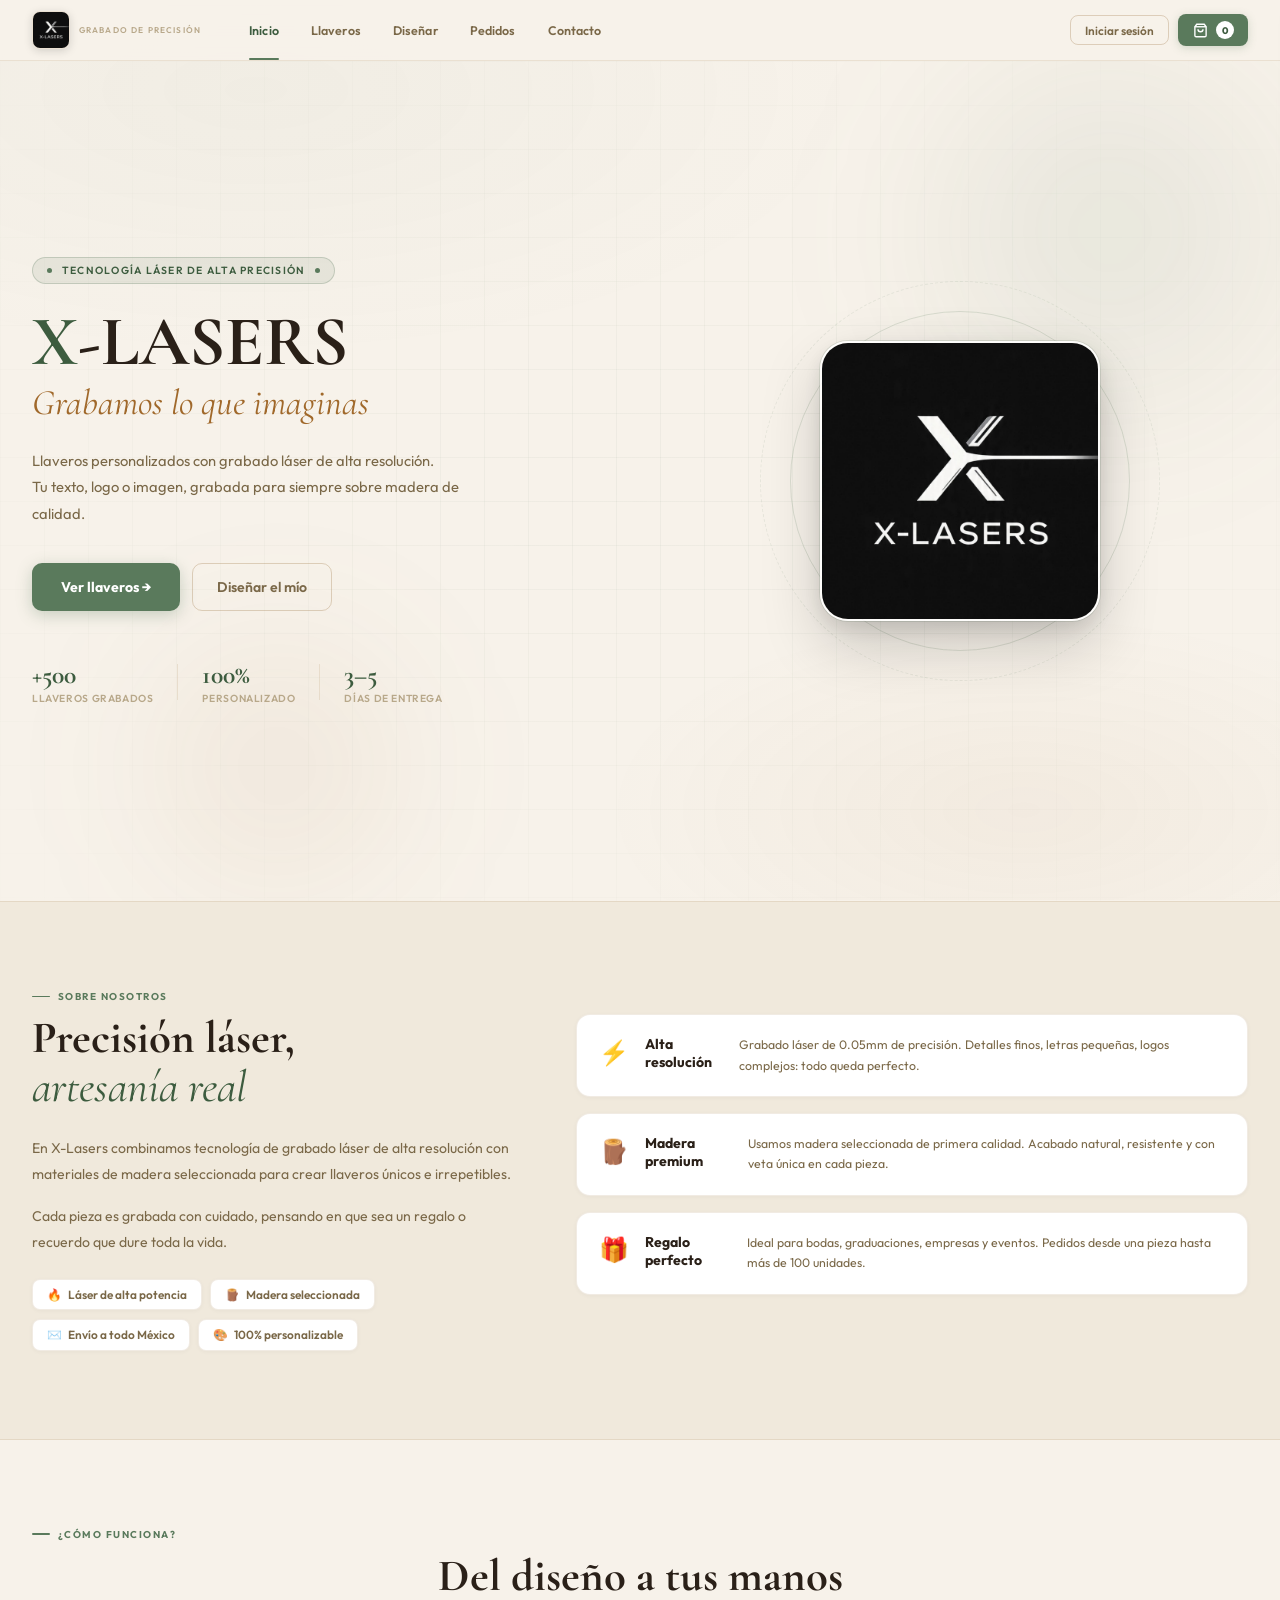
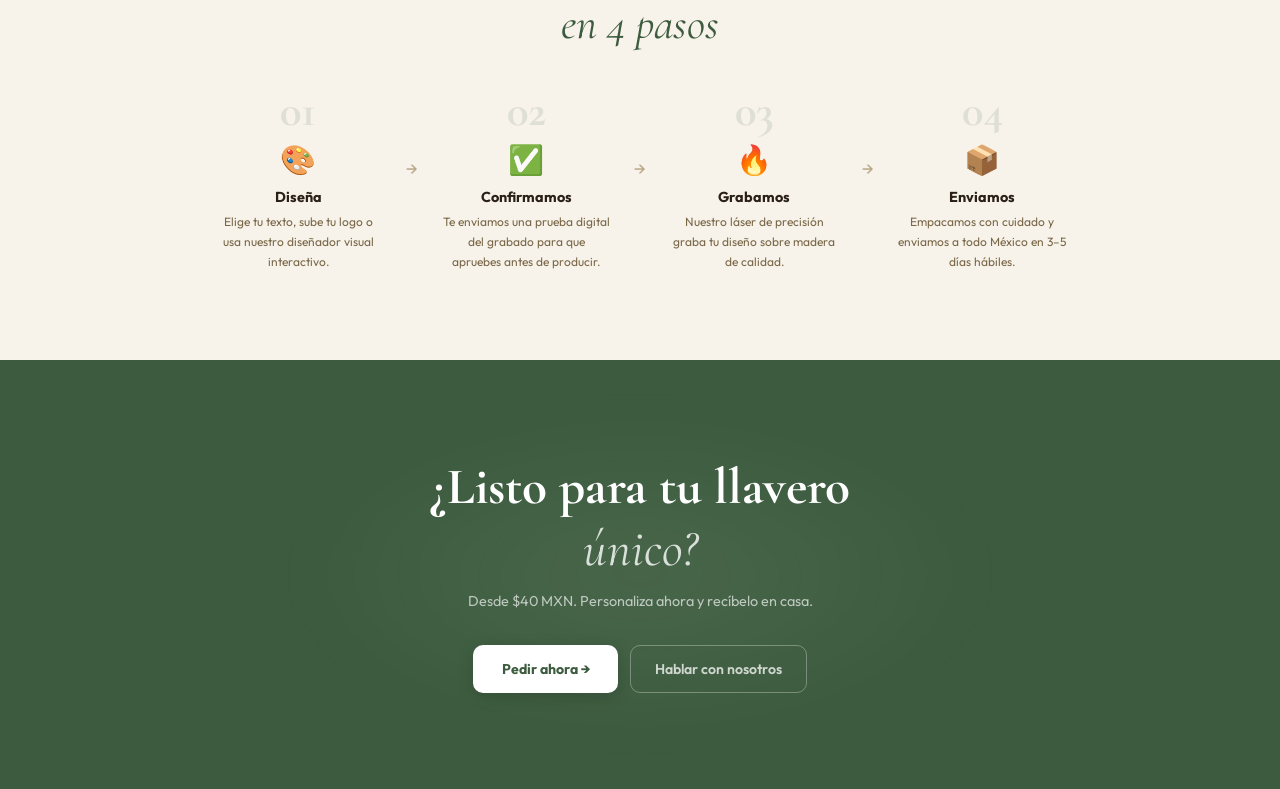
<file: index.html>
<!DOCTYPE html>
<html lang="es">
<head>
<meta charset="UTF-8">
<meta name="viewport" content="width=device-width, initial-scale=1.0">
<title>X-Lasers — Llaveros Grabados con Precisión</title>
<link href="https://fonts.googleapis.com/css2?family=Cormorant+Garamond:ital,wght@0,400;0,600;0,700;1,400;1,600&family=Outfit:wght@300;400;500;600;700&display=swap" rel="stylesheet">
<link rel="stylesheet" href="styles.css">
</head>
<body>

<!-- ══════ LOGIN MODAL ══════ -->
<div id="loginModal" onclick="if(event.target===this)hideLogin()">
  <div class="lcard">
    <div class="lcard-top">
      <img src="logo.jpeg" class="logo-modal" alt="X-Lasers">
      <p>Accede a tu cuenta</p>
    </div>
    <div class="ltabs">
      <button class="ltab on" onclick="switchTab('in')">Iniciar sesión</button>
      <button class="ltab" onclick="switchTab('up')">Registrarse</button>
    </div>
    <div class="lbody">
      <div class="lpanel on" id="panelIn">
        <div class="lfield"><label>Correo</label><input type="email" id="li-email" placeholder="correo@email.com"></div>
        <div class="lfield"><label>Contraseña</label><input type="password" id="li-pass" placeholder="••••••••" onkeydown="if(event.key==='Enter')doLogin()"></div>
        <div class="lerr" id="li-err">Correo o contraseña incorrectos.</div>
        <button class="lbtn" onclick="doLogin()">Entrar →</button>
        <div class="ldiv">cuentas demo</div>
        <div class="demos">
          <div class="demo-title">Usuarios de prueba</div>
          <div class="demo-row"><span><strong>admin@xlasers.mx</strong> / <strong>laser123</strong></span><button class="dfill" onclick="fillDemo('admin@xlasers.mx','laser123')">Usar</button></div>
          <div class="demo-row"><span><strong>user@xlasers.mx</strong> / <strong>madera456</strong></span><button class="dfill" onclick="fillDemo('user@xlasers.mx','madera456')">Usar</button></div>
        </div>
      </div>
      <div class="lpanel" id="panelUp">
        <div class="lfield"><label>Nombre</label><input type="text" id="up-name" placeholder="Tu nombre"></div>
        <div class="lfield"><label>Correo</label><input type="email" id="up-email" placeholder="correo@email.com"></div>
        <div class="lfield"><label>Contraseña</label><input type="password" id="up-pass" placeholder="Mínimo 6 caracteres"></div>
        <div class="lfield"><label>Confirmar contraseña</label><input type="password" id="up-pass2" placeholder="Repite la contraseña" onkeydown="if(event.key==='Enter')doRegister()"></div>
        <div class="lerr" id="up-err">Error al registrarse.</div>
        <button class="lbtn" onclick="doRegister()">Crear cuenta →</button>
      </div>
    </div>
  </div>
</div>

<!-- ══════ NAV ══════ -->
<nav id="mainNav">
  <div class="nav-inner">
    <a class="logo" href="#" onclick="goTo('home');return false">
      <img src="logo.jpeg" class="logo-img" alt="X-Lasers">
      <span class="logo-tagline">Grabado de precisión</span>
    </a>
    <div class="nav-tabs">
      <button class="ntab active" data-p="home"     onclick="goTo('home')">Inicio</button>
      <button class="ntab"        data-p="shop"     onclick="goTo('shop')">Llaveros</button>
      <button class="ntab"        data-p="designer" onclick="goTo('designer')">Diseñar</button>
      <button class="ntab"        data-p="orders"   onclick="goTo('orders')">Pedidos</button>
      <button class="ntab"        data-p="contact"  onclick="goTo('contact')">Contacto</button>
    </div>
    <div class="nav-right">
      <button id="loginBtnNav" class="login-btn-nav" onclick="showLogin()">Iniciar sesión</button>
      <div id="userChip" class="user-chip" onclick="doLogout()" title="Cerrar sesión">
        <div class="uavatar" id="uavatar">U</div>
        <span id="uname">Usuario</span>
        <span class="chip-x">✕</span>
      </div>
      <button class="cart-nav-btn" onclick="toggleCart()">
        <svg width="15" height="15" viewBox="0 0 24 24" fill="none" stroke="currentColor" stroke-width="2.2"><path d="M6 2L3 6v14a2 2 0 002 2h14a2 2 0 002-2V6l-3-4z"/><line x1="3" y1="6" x2="21" y2="6"/><path d="M16 10a4 4 0 01-8 0"/></svg>
        <span id="cartCount">0</span>
      </button>
    </div>
  </div>
</nav>


<!-- ════════════════════ PÁGINA: HOME ════════════════════ -->
<div class="page active" id="page-home">

  <!-- HERO -->
  <section class="hero">
    <div class="hero-bg">
      <div class="hero-grid"></div>
      <div class="hero-glow g1"></div>
      <div class="hero-glow g2"></div>
      <div class="laser-line ll1"></div>
      <div class="laser-line ll2"></div>
      <div class="laser-line ll3"></div>
    </div>
    <div class="hero-inner">
      <div class="hero-eyebrow">
        <span class="eb-dot"></span>
        Tecnología láser de alta precisión
        <span class="eb-dot"></span>
      </div>
      <h1 class="hero-title">
        <span class="ht-x">X</span><span class="ht-rest">-LASERS</span>
        <br>
        <em class="ht-sub">Grabamos lo que imaginas</em>
      </h1>
      <p class="hero-desc">
        Llaveros personalizados con grabado láser de alta resolución.<br>
        Tu texto, logo o imagen, grabada para siempre sobre madera de calidad.
      </p>
      <div class="hero-actions">
        <button class="btn-hero-main" onclick="goTo('shop')">Ver llaveros →</button>
        <button class="btn-hero-sec" onclick="goTo('designer')">Diseñar el mío</button>
      </div>
      <div class="hero-stats">
        <div class="hstat"><span class="hstat-n">+500</span><span class="hstat-l">Llaveros grabados</span></div>
        <div class="hstat-div"></div>
        <div class="hstat"><span class="hstat-n">100%</span><span class="hstat-l">Personalizado</span></div>
        <div class="hstat-div"></div>
        <div class="hstat"><span class="hstat-n">3–5</span><span class="hstat-l">Días de entrega</span></div>
      </div>
    </div>
    <div class="hero-visual">
      <div class="hero-logo-showcase">
        <div class="hlc-ring hlc-ring1"></div>
        <div class="hlc-ring hlc-ring2"></div>
        <div class="hlc-glow"></div>
        <img src="logo.jpeg" class="hero-logo-img" alt="X-Lasers Logo">
        <div class="hlc-laser-line"></div>
      </div>
    </div>
  </section>

  <!-- ABOUT / EMPRESA -->
  <section class="about-section">
    <div class="section-inner">
      <div class="section-label">Sobre nosotros</div>
      <div class="about-grid">
        <div class="about-text">
          <h2 class="section-title">Precisión láser,<br><em>artesanía real</em></h2>
          <p>En X-Lasers combinamos tecnología de grabado láser de alta resolución con materiales de madera seleccionada para crear llaveros únicos e irrepetibles.</p>
          <p>Cada pieza es grabada con cuidado, pensando en que sea un regalo o recuerdo que dure toda la vida.</p>
          <div class="about-badges">
            <div class="abadge"><span>🔥</span> Láser de alta potencia</div>
            <div class="abadge"><span>🪵</span> Madera seleccionada</div>
            <div class="abadge"><span>✉️</span> Envío a todo México</div>
            <div class="abadge"><span>🎨</span> 100% personalizable</div>
          </div>
        </div>
        <div class="about-features">
          <div class="feat-card">
            <div class="feat-icon">⚡</div>
            <h3>Alta resolución</h3>
            <p>Grabado láser de 0.05mm de precisión. Detalles finos, letras pequeñas, logos complejos: todo queda perfecto.</p>
          </div>
          <div class="feat-card">
            <div class="feat-icon">🪵</div>
            <h3>Madera premium</h3>
            <p>Usamos madera seleccionada de primera calidad. Acabado natural, resistente y con veta única en cada pieza.</p>
          </div>
          <div class="feat-card">
            <div class="feat-icon">🎁</div>
            <h3>Regalo perfecto</h3>
            <p>Ideal para bodas, graduaciones, empresas y eventos. Pedidos desde una pieza hasta más de 100 unidades.</p>
          </div>
        </div>
      </div>
    </div>
  </section>

  <!-- PROCESO -->
  <section class="process-section">
    <div class="section-inner">
      <div class="section-label">¿Cómo funciona?</div>
      <h2 class="section-title centered">Del diseño a tus manos<br><em>en 4 pasos</em></h2>
      <div class="process-steps">
        <div class="pstep">
          <div class="pstep-num">01</div>
          <div class="pstep-ico">🎨</div>
          <h3>Diseña</h3>
          <p>Elige tu texto, sube tu logo o usa nuestro diseñador visual interactivo.</p>
        </div>
        <div class="pstep-arrow">→</div>
        <div class="pstep">
          <div class="pstep-num">02</div>
          <div class="pstep-ico">✅</div>
          <h3>Confirmamos</h3>
          <p>Te enviamos una prueba digital del grabado para que apruebes antes de producir.</p>
        </div>
        <div class="pstep-arrow">→</div>
        <div class="pstep">
          <div class="pstep-num">03</div>
          <div class="pstep-ico">🔥</div>
          <h3>Grabamos</h3>
          <p>Nuestro láser de precisión graba tu diseño sobre madera de calidad.</p>
        </div>
        <div class="pstep-arrow">→</div>
        <div class="pstep">
          <div class="pstep-num">04</div>
          <div class="pstep-ico">📦</div>
          <h3>Enviamos</h3>
          <p>Empacamos con cuidado y enviamos a todo México en 3–5 días hábiles.</p>
        </div>
      </div>
    </div>
  </section>

  <!-- CTA -->
  <section class="cta-section">
    <div class="cta-glow"></div>
    <div class="section-inner cta-inner">
      <h2>¿Listo para tu llavero<br><em>único?</em></h2>
      <p>Desde $40 MXN. Personaliza ahora y recíbelo en casa.</p>
      <div class="cta-actions">
        <button class="btn-hero-main" onclick="goTo('shop')">Pedir ahora →</button>
        <button class="btn-hero-sec" onclick="goTo('contact')">Hablar con nosotros</button>
      </div>
    </div>
  </section>

</div>


<!-- ════════════════════ PÁGINA: TIENDA ════════════════════ -->
<div class="page" id="page-shop">
  <div class="page-wrap">
    <div class="shop-header">
      <div>
        <div class="section-label">Catálogo</div>
        <h2 class="section-title">Llaveros<br><em>personalizados</em></h2>
        <p class="shop-desc">Grabado láser sobre madera premium. Tu diseño, para siempre.</p>
      </div>
      <div class="search-wrap">
        <svg xmlns="http://www.w3.org/2000/svg" fill="none" viewBox="0 0 24 24" stroke="currentColor">
          <path stroke-linecap="round" stroke-linejoin="round" stroke-width="2" d="M21 21l-4.35-4.35M17 11A6 6 0 1 1 5 11a6 6 0 0 1 12 0z"/>
        </svg>
        <input type="text" id="searchInput" placeholder="Buscar…" onkeyup="doSearch()">
      </div>
    </div>
    <div class="products-grid" id="productGrid"></div>
  </div>
</div>


<!-- ════════════════════ PÁGINA: DISEÑADOR ════════════════════ -->
<div class="page" id="page-designer">
  <div class="page-wrap">
    <div class="section-label">Herramienta</div>
    <h2 class="section-title" style="margin-bottom:.35rem">Diseñador <em>visual</em></h2>
    <p style="color:var(--muted);font-size:.85rem;margin-bottom:2rem;max-width:520px">Posiciona texto e imágenes sobre el llavero. Arrastra cada elemento libremente.</p>

    <div class="designer-layout">
      <div class="canvas-panel">
        <div class="canvas-toolbar">
          <button class="tb" onclick="addText()">＋ Texto</button>
          <div class="tsep"></div>
          <button class="tb" onclick="mv(-1,0)">←</button>
          <button class="tb" onclick="mv(0,-1)">↑</button>
          <button class="tb" onclick="mv(0,1)">↓</button>
          <button class="tb" onclick="mv(1,0)">→</button>
          <div class="tsep"></div>
          <button class="tb" onclick="bringFwd()">▲</button>
          <button class="tb" onclick="sendBack()">▼</button>
          <div class="tsep"></div>
          <button class="tb" onclick="delSel()">🗑 Borrar</button>
          <button class="tb red" onclick="clearCanvas()">✕ Limpiar</button>
        </div>
        <div class="canvas-body">
          <canvas id="designCanvas" width="500" height="320"></canvas>
        </div>
      </div>

      <div class="ctrl-panel">
        <div class="ctrl-sec">
          <div class="clabel">✍️ Texto</div>
          <input class="cinput" id="d-text" type="text" placeholder="Escribe tu texto…" maxlength="80" oninput="updateText()">
          <select class="cselect" id="d-font" onchange="updateFont()">
            <option value="Georgia, serif">Clásica (Serif)</option>
            <option value="Arial, sans-serif">Moderna (Sans)</option>
            <option value="'Courier New', monospace">Monoespaciada</option>
            <option value="cursive">Cursiva</option>
            <option value="fantasy">Decorativa</option>
          </select>
          <div class="slider-row">
            <span class="sl-lbl">Tamaño</span>
            <input class="cslider" id="d-size" type="range" min="10" max="96" value="28" oninput="updateSize()">
            <span class="slider-val" id="d-size-lbl">28px</span>
          </div>
        </div>

        <div class="ctrl-sec">
          <div class="clabel">🎨 Color del grabado</div>
          <div class="swatches">
            <div class="swatch on"  style="background:#f2dfc0" data-c="#f2dfc0" onclick="setColor(this)"></div>
            <div class="swatch"     style="background:#ffffff" data-c="#ffffff" onclick="setColor(this)"></div>
            <div class="swatch"     style="background:#c87941" data-c="#c87941" onclick="setColor(this)"></div>
            <div class="swatch"     style="background:#f0c060" data-c="#f0c060" onclick="setColor(this)"></div>
            <div class="swatch"     style="background:#ff8c00" data-c="#ff8c00" onclick="setColor(this)"></div>
            <div class="swatch"     style="background:#6fcf97" data-c="#6fcf97" onclick="setColor(this)"></div>
            <div class="swatch"     style="background:#f87171" data-c="#f87171" onclick="setColor(this)"></div>
            <div class="swatch-custom" title="Color personalizado">
              <input type="color" id="d-color-custom" value="#f2dfc0" oninput="setColorDirect(this.value)">
            </div>
          </div>
        </div>

        <div class="ctrl-sec">
          <div class="clabel">🖼️ Imagen / Logo</div>
          <div class="upload-zone" id="uploadZone">
            <input type="file" accept="image/*" id="imgFile" onchange="loadImage(event)">
            <span class="uz-icon">⬆️</span>
            <p class="uz-txt">Haz clic o arrastra tu imagen<br><span class="uz-sub">PNG · JPG · SVG · WEBP</span></p>
          </div>
          <div id="imgControls" style="margin-top:0.65rem;">
            <div class="clabel" style="margin-bottom:0.4rem;">↔️ Tamaño</div>
            <div class="slider-row">
              <input class="cslider" id="img-scale" type="range" min="10" max="300" value="100" oninput="updateImgScale()">
              <span class="slider-val" id="img-scale-lbl">100%</span>
            </div>
            <div class="clabel" style="margin-top:0.5rem;margin-bottom:0.4rem;">💧 Opacidad</div>
            <div class="slider-row">
              <input class="cslider" id="img-opacity" type="range" min="10" max="100" value="88" oninput="updateImgOpacity()">
              <span class="slider-val" id="img-opacity-lbl">88%</span>
            </div>
          </div>
        </div>

        <div class="d-actions">
          <button class="btn-primary" onclick="addDesignToCart()">+ Agregar al carrito →</button>
          <button class="btn-sec" onclick="downloadPreview()">⬇ Descargar vista previa</button>
        </div>
      </div>
    </div>
  </div>
</div>


<!-- ════════════════════ PÁGINA: PEDIDOS ════════════════════ -->
<div class="page" id="page-orders">
  <div class="page-wrap">
    <div class="section-label">Personalizado</div>
    <h2 class="section-title" style="margin-bottom:.35rem">Pedido <em>a medida</em></h2>
    <p style="color:var(--muted);font-size:.85rem;margin-bottom:2rem;max-width:520px">Cuéntanos lo que necesitas y te enviamos diseño y cotización en 24 h.</p>

    <div class="steps">
      <div class="step"><div class="snum">1</div><div class="stitle">Rellena el formulario</div><div class="ssub">Producto y texto</div></div>
      <div class="step"><div class="snum">2</div><div class="stitle">Confirmamos diseño</div><div class="ssub">Te enviamos prueba</div></div>
      <div class="step"><div class="snum">3</div><div class="stitle">Grabamos</div><div class="ssub">Precisión láser</div></div>
      <div class="step"><div class="snum">4</div><div class="stitle">¡Listo!</div><div class="ssub">Envío a domicilio</div></div>
    </div>

    <div class="form-card">
      <div class="form-card-hd">
        <div class="fhd-icon">✏️</div>
        <div><h3>Formulario de pedido</h3><p>Campos con * son obligatorios</p></div>
      </div>
      <div class="form-body">
        <div class="frow">
          <div class="ffield"><label>Nombre *</label><input type="text" id="or-name" placeholder="Tu nombre completo"></div>
          <div class="ffield"><label>Correo *</label><input type="email" id="or-email" placeholder="tu@correo.com"></div>
        </div>
        <div class="frow">
          <div class="ffield">
            <label>Producto *</label>
            <select id="or-product">
              <option value="">Selecciona</option>
              <option>Llavero de madera personalizado</option>
              <option>Pack 5 llaveros</option>
              <option>Pack 10 llaveros</option>
              <option>Pedido mayoreo (+20 piezas)</option>
            </select>
          </div>
          <div class="ffield">
            <label>Cantidad *</label>
            <select id="or-qty">
              <option value="">Cantidad</option>
              <option>1 pieza</option><option>2–5 piezas</option>
              <option>6–10 piezas</option><option>11–20 piezas</option>
              <option>Más de 20 piezas</option>
            </select>
          </div>
        </div>
        <div class="ffield">
          <label>Texto a grabar *</label>
          <input type="text" id="or-text" placeholder="Ej: «Para siempre juntos — Ana & Luis»" maxlength="60" oninput="updateOrderPreview()">
        </div>
        <div class="preview-live">
          <div class="prev-ico">🪵</div>
          <div>
            <div class="prev-lbl">Vista previa del grabado</div>
            <div class="prev-txt" id="pr-txt">Tu texto aparecerá aquí…</div>
            <div class="prev-sub" id="pr-sub">Llavero de madera personalizado</div>
          </div>
        </div>
        <div class="ffield">
          <label>Notas adicionales</label>
          <textarea id="or-notes" placeholder="Fuente, imagen de referencia, fecha límite…"></textarea>
        </div>
        <div class="frow">
          <div class="ffield"><label>WhatsApp / Teléfono</label><input type="tel" id="or-phone" placeholder="+52 (55) 0000-0000"></div>
          <div class="ffield">
            <label>¿Cómo nos encontraste?</label>
            <select id="or-source">
              <option value="">Selecciona</option>
              <option>Instagram</option><option>Facebook</option>
              <option>Recomendación</option><option>Google</option><option>Otro</option>
            </select>
          </div>
        </div>
        <button class="btn-primary" style="max-width:260px" onclick="submitOrder()">Enviar pedido →</button>
      </div>
    </div>

    <div class="ord-confirm" id="ordConfirm">
      <div class="cico">🎉</div>
      <h3>¡Pedido recibido!</h3>
      <div class="ord-num" id="ordNum">#XL-0000</div>
      <p>Te contactamos en <strong>24 horas hábiles</strong> para confirmar el diseño y cotización. ¡Gracias por elegir X-Lasers!</p>
    </div>
  </div>
</div>


<!-- ════════════════════ PÁGINA: CONTACTO ════════════════════ -->
<div class="page" id="page-contact">
  <div class="page-wrap">
    <div class="section-label">Contacto</div>
    <h2 class="section-title" style="margin-bottom:.35rem">¿Tienes <em>dudas?</em></h2>
    <p style="color:var(--muted);font-size:.85rem;margin-bottom:2rem">Respondemos en menos de 24 horas hábiles.</p>
    <div class="contact-grid">
      <div class="cinfo">
        <div class="ccard"><div class="ccard-ico">📱</div><div><h4>WhatsApp / Teléfono</h4><p><a href="tel:+524921741845">+52 492-174-1845</a><br><a href="#">Escríbenos por WhatsApp</a></p></div></div>
        <div class="ccard"><div class="ccard-ico">📧</div><div><h4>Correo</h4><p><a href="#">hola@x-lasers.mx</a><br><a href="#">pedidos@x-lasers.mx</a></p></div></div>
        <div class="ccard"><div class="ccard-ico">📸</div><div><h4>Redes sociales</h4><p><a href="https://www.instagram.com/grabadolaserm">@xlasers.mx</a> en Instagram<br><a href="#">X-Lasers Oficial</a> en Facebook</p></div></div>
        <div class="chours">
          <h4>🕐 Horario de atención</h4>
          <div class="hrow"><span>Lunes – Viernes</span><span>9:00 – 18:00</span></div>
          <div class="hrow"><span>Sábado</span><span>10:00 – 14:00</span></div>
          <div class="hrow"><span>Domingo</span><span>Cerrado</span></div>
        </div>
      </div>
      <div class="form-card">
        <div class="form-card-hd">
          <div class="fhd-icon">💬</div>
          <div><h3>Envíanos un mensaje</h3><p>Respuesta en menos de 24 h</p></div>
        </div>
        <div class="form-body">
          <div class="ffield"><label>Nombre *</label><input type="text" id="ct-name" placeholder="Tu nombre"></div>
          <div class="ffield"><label>Correo *</label><input type="email" id="ct-email" placeholder="tu@correo.com"></div>
          <div class="ffield">
            <label>Asunto *</label>
            <select id="ct-subject">
              <option value="">Selecciona</option>
              <option>Cotización de pedido</option><option>Seguimiento de pedido</option>
              <option>Duda sobre productos</option><option>Pedido al mayoreo</option><option>Otro</option>
            </select>
          </div>
          <div class="ffield"><label>Mensaje *</label><textarea id="ct-msg" placeholder="Cuéntanos en qué podemos ayudarte…" style="min-height:110px"></textarea></div>
          <button class="btn-primary" onclick="submitContact()">Enviar mensaje →</button>
        </div>
      </div>
    </div>
  </div>
</div>


<!-- OVERLAY -->
<div class="overlay" id="overlay"></div>

<!-- CARRITO -->
<div class="cart-panel" id="cartPanel">
  <div class="cart-hd">
    <h2>Tu carrito</h2>
    <button class="cart-close" onclick="toggleCart()">✕</button>
  </div>
  <div class="cart-scroll"><div id="cartItems"></div></div>
  <div class="cart-ft">
    <div class="total-row">
      <span class="total-lbl">Total estimado</span>
      <span class="total-val" id="total">$0 MXN</span>
    </div>
    <div>
      <div class="secname">Dirección de envío</div>
      <input class="cinput-cart" type="text" id="shipAddr" placeholder="Calle, colonia, ciudad…">
    </div>
    <div>
      <div class="secname">Método de pago</div>
      <select class="cinput-cart" id="shipPay">
        <option value="">Selecciona método</option>
        <option>Tarjeta de Crédito</option><option>Tarjeta de Débito</option>
        <option>PayPal</option><option>Transferencia bancaria</option>
        <option>Efectivo (OXXO Pay)</option>
      </select>
    </div>
    <button class="btn-primary" onclick="checkout()">Confirmar pedido →</button>
  </div>
</div>

<!-- TOAST -->
<div class="toast" id="toast"></div>

<script src="app.js"></script>
</body>
</html>
</file>
<file: styles.css>
/* ── VARIABLES ── */
:root {
  /* Paleta: fondo crema cálido + verde salvia + madera tostada */
  --bg:       #f7f2ea;
  --bg2:      #f0e9dc;
  --surface:  #ffffff;
  --surface2: #faf6f0;
  --surface3: #f0ebe1;
  --border:   rgba(160,120,70,0.15);
  --border2:  rgba(160,120,70,0.30);

  /* Colores principales */
  --sage:     #5a7a5c;     /* verde salvia — acento principal */
  --sage2:    #7a9e7c;     /* sage claro */
  --sage-d:   #3d5c3f;     /* sage oscuro */
  --wood:     #a0682a;     /* madera tostada */
  --wood2:    #c2843a;     /* madera clara */
  --amber:    #d4860a;     /* ámbar cálido */
  --laser:    #c0560a;     /* láser/acento énfasis */

  /* Texto */
  --text:     #2a2018;     /* casi negro cálido */
  --text2:    #4a3c28;     /* texto secundario */
  --muted:    #7a6848;     /* texto muted */
  --dim:      #b8a88a;     /* texto dimmed */
  --placeholder: #c8b898;

  --tr:   0.22s cubic-bezier(0.4,0,0.2,1);
  --font-d: 'Cormorant Garamond', serif;
  --font-b: 'Outfit', sans-serif;
  --r:    14px;
}

*, *::before, *::after { box-sizing: border-box; margin: 0; padding: 0; }
html { scroll-behavior: smooth; }

body {
  background: var(--bg);
  color: var(--text);
  font-family: var(--font-b);
  min-height: 100vh;
  overflow-x: hidden;
}

/* Textura sutil de fondo */
body::before {
  content: '';
  position: fixed; inset: 0; z-index: 0; pointer-events: none;
  background:
    radial-gradient(ellipse 80% 50% at 20% 10%, rgba(90,122,92,0.04) 0%, transparent 60%),
    radial-gradient(ellipse 60% 40% at 80% 90%, rgba(160,104,42,0.05) 0%, transparent 55%);
}

/* ── NAV ── */
nav {
  position: sticky; top: 0; z-index: 300;
  background: rgba(247,242,234,0.95);
  backdrop-filter: blur(20px);
  border-bottom: 1px solid var(--border);
  transition: box-shadow var(--tr);
}
nav.scrolled { box-shadow: 0 2px 20px rgba(0,0,0,0.08); }
.nav-inner {
  max-width: 1320px; margin: 0 auto; padding: 0 2rem;
  display: flex; align-items: center; height: 60px; gap: 0;
}

.logo { display: flex; align-items: center; gap: 0.65rem; flex-shrink: 0; margin-right: 2.5rem; cursor: pointer; text-decoration: none; }
.logo-x {
  font-family: var(--font-d); font-size: 2rem; font-weight: 700; line-height: 1;
  color: var(--sage-d);
  letter-spacing: -0.02em;
}
.logo-text { display: flex; flex-direction: column; }
.logo-name { font-family: var(--font-d); font-size: 1.1rem; font-weight: 700; color: var(--text); letter-spacing: 0.03em; line-height: 1; }
.logo-sub { font-size: 0.5rem; color: var(--dim); letter-spacing: 0.14em; text-transform: uppercase; margin-top: 2px; font-weight: 600; }

.nav-tabs { display: flex; height: 100%; }
.ntab {
  display: flex; align-items: center; padding: 0 1rem; height: 100%;
  background: none; border: none; color: var(--muted);
  font-family: var(--font-b); font-size: 0.78rem; font-weight: 600;
  cursor: pointer; white-space: nowrap; position: relative; transition: color var(--tr);
  letter-spacing: 0.01em;
}
.ntab::after {
  content: ''; position: absolute; bottom: 0; left: 1rem; right: 1rem; height: 2px;
  background: var(--sage); border-radius: 2px;
  transform: scaleX(0); transition: transform var(--tr);
}
.ntab:hover { color: var(--text); }
.ntab.active { color: var(--sage-d); }
.ntab.active::after { transform: scaleX(1); }

.nav-right { margin-left: auto; display: flex; align-items: center; gap: 0.55rem; }

.login-btn-nav {
  background: transparent; border: 1px solid var(--border2); border-radius: 8px;
  padding: 0.42rem 0.9rem; color: var(--muted); font-family: var(--font-b);
  font-size: 0.74rem; font-weight: 600; cursor: pointer; transition: all var(--tr);
}
.login-btn-nav:hover { border-color: var(--sage); color: var(--sage-d); background: rgba(90,122,92,0.06); }

.user-chip {
  display: flex; align-items: center; gap: 0.4rem;
  background: rgba(90,122,92,0.08); border: 1px solid rgba(90,122,92,0.2);
  border-radius: 8px; padding: 0.38rem 0.75rem;
  font-family: var(--font-b); font-size: 0.74rem; color: var(--muted);
  cursor: pointer; transition: all var(--tr);
}
.user-chip:hover { border-color: #e07070; color: #c05050; background: rgba(200,80,80,0.05); }
.uavatar {
  width: 20px; height: 20px; border-radius: 50%;
  background: linear-gradient(135deg, var(--sage), var(--sage2));
  display: flex; align-items: center; justify-content: center;
  font-size: 0.6rem; font-weight: 700; color: white; flex-shrink: 0;
}
.chip-x { font-size: 0.55rem; opacity: 0.4; }

.cart-nav-btn {
  display: flex; align-items: center; gap: 0.5rem;
  background: var(--sage); border: none;
  border-radius: 8px; padding: 0.46rem 0.9rem;
  color: white; font-family: var(--font-b); font-size: 0.78rem; font-weight: 600;
  cursor: pointer; transition: all var(--tr);
  box-shadow: 0 2px 8px rgba(90,122,92,0.25);
}
.cart-nav-btn:hover { background: var(--sage-d); transform: translateY(-1px); box-shadow: 0 4px 14px rgba(90,122,92,0.35); }
#cartCount {
  background: white; color: var(--sage-d); border-radius: 50%;
  width: 18px; height: 18px; display: inline-flex; align-items: center;
  justify-content: center; font-size: 0.6rem; font-weight: 800; transition: transform 0.2s;
}

/* ── PAGES ── */
.page { display: none; position: relative; z-index: 1; }
.page.active { display: block; animation: pgIn 0.35s ease; }
@keyframes pgIn { from{opacity:0;transform:translateY(8px)} to{opacity:1;transform:translateY(0)} }
.page-wrap { max-width: 1320px; margin: 0 auto; padding: 3rem 2rem; }

/* ── SHARED ── */
.section-inner { max-width: 1320px; margin: 0 auto; padding: 0 2rem; }

.section-label {
  font-family: var(--font-b); font-size: 0.62rem; font-weight: 700;
  color: var(--sage); letter-spacing: 0.15em; text-transform: uppercase;
  margin-bottom: 0.7rem; display: flex; align-items: center; gap: 0.5rem;
}
.section-label::before { content: ''; width: 18px; height: 1.5px; background: var(--sage); display: inline-block; border-radius: 2px; }

.section-title {
  font-family: var(--font-d); font-size: clamp(1.9rem, 3.5vw, 3rem);
  color: var(--text); line-height: 1.08; font-weight: 700; margin-bottom: 1.5rem;
}
.section-title em { color: var(--sage-d); font-style: italic; font-weight: 400; }
.section-title.centered { text-align: center; }

/* ═══════════════════════
   HERO
═══════════════════════ */
.hero {
  min-height: calc(100vh - 60px);
  display: grid; grid-template-columns: 1fr 1fr;
  align-items: center; position: relative; overflow: hidden;
}
@media(max-width:900px){ .hero{ grid-template-columns:1fr; min-height:auto; } }

.hero-bg {
  position: absolute; inset: 0; z-index: 0; pointer-events: none; overflow: hidden;
}
.hero-grid {
  position: absolute; inset: 0;
  background-image:
    linear-gradient(rgba(90,122,92,0.06) 1px, transparent 1px),
    linear-gradient(90deg, rgba(90,122,92,0.06) 1px, transparent 1px);
  background-size: 44px 44px;
  mask-image: radial-gradient(ellipse 75% 75% at 50% 50%, black 0%, transparent 100%);
}
.hero-glow {
  position: absolute; border-radius: 50%; filter: blur(70px);
}
.g1 { width: 500px; height: 500px; background: radial-gradient(circle, rgba(90,122,92,0.12), transparent 70%); top: -80px; right: -80px; animation: gFloat 9s ease-in-out infinite; }
.g2 { width: 350px; height: 350px; background: radial-gradient(circle, rgba(160,104,42,0.1), transparent 70%); bottom: -40px; left: 8%; animation: gFloat 12s ease-in-out infinite reverse; }
@keyframes gFloat { 0%,100%{transform:translateY(0)} 50%{transform:translateY(-24px)} }

.laser-line {
  position: absolute; height: 1px; left: 0; right: 0;
  background: linear-gradient(90deg, transparent, rgba(90,122,92,0.3), transparent);
  animation: lScroll 7s linear infinite; opacity: 0;
}
.ll1 { animation-delay: 0s; }
.ll2 { animation-delay: 2.3s; }
.ll3 { animation-delay: 4.6s; }
@keyframes lScroll {
  0%   { top: 0%;   opacity: 0; }
  5%   { opacity: 1; }
  95%  { opacity: 0.5; }
  100% { top: 100%; opacity: 0; }
}

.hero-inner {
  position: relative; z-index: 1;
  padding: 5rem 2rem 5rem 2rem;
  max-width: 640px;
}
@media(min-width:900px){ .hero-inner { padding-left: max(2rem, calc((100vw - 1320px)/2 + 2rem)); } }

.hero-eyebrow {
  display: inline-flex; align-items: center; gap: 0.6rem;
  font-size: 0.65rem; font-weight: 600; color: var(--sage-d);
  letter-spacing: 0.12em; text-transform: uppercase; margin-bottom: 1.6rem;
  background: rgba(90,122,92,0.1); border: 1px solid rgba(90,122,92,0.25);
  border-radius: 100px; padding: 0.36rem 0.9rem;
}
.eb-dot { width: 5px; height: 5px; background: var(--sage); border-radius: 50%; animation: blink 2s ease-in-out infinite; flex-shrink: 0; }
@keyframes blink { 0%,100%{opacity:1} 50%{opacity:0.25} }

.hero-title {
  font-family: var(--font-d); font-size: clamp(3.2rem, 5.5vw, 6rem);
  font-weight: 700; line-height: 0.95; margin-bottom: 1.5rem;
}
.ht-x { color: var(--sage-d); }
.ht-rest { color: var(--text); }
.ht-sub {
  display: block;
  font-family: var(--font-d); font-size: clamp(1.4rem, 2.8vw, 2.4rem);
  color: var(--wood); font-style: italic; font-weight: 400; line-height: 1.2; margin-top: 0.3rem;
}

.hero-desc {
  font-size: 0.92rem; color: var(--muted); line-height: 1.8;
  max-width: 460px; margin-bottom: 2.2rem;
}

.hero-actions { display: flex; gap: 0.75rem; flex-wrap: wrap; margin-bottom: 3rem; }
.btn-hero-main {
  background: var(--sage); border: none; border-radius: 10px;
  padding: 0.88rem 1.8rem; color: white; font-family: var(--font-b);
  font-size: 0.88rem; font-weight: 700; cursor: pointer; transition: all var(--tr);
  box-shadow: 0 4px 16px rgba(90,122,92,0.3);
}
.btn-hero-main:hover { background: var(--sage-d); transform: translateY(-2px); box-shadow: 0 8px 24px rgba(90,122,92,0.4); }
.btn-hero-sec {
  background: transparent; border: 1.5px solid var(--border2); border-radius: 10px;
  padding: 0.88rem 1.5rem; color: var(--muted); font-family: var(--font-b);
  font-size: 0.88rem; font-weight: 600; cursor: pointer; transition: all var(--tr);
}
.btn-hero-sec:hover { border-color: var(--sage); color: var(--sage-d); background: rgba(90,122,92,0.05); }

.hero-stats { display: flex; align-items: center; gap: 1.5rem; }
.hstat { display: flex; flex-direction: column; gap: 0.15rem; }
.hstat-n { font-family: var(--font-d); font-size: 1.6rem; font-weight: 700; color: var(--sage-d); }
.hstat-l { font-size: 0.64rem; color: var(--dim); font-weight: 600; text-transform: uppercase; letter-spacing: 0.06em; }
.hstat-div { width: 1px; height: 36px; background: var(--border); }

.hero-visual {
  position: relative; z-index: 1;
  display: flex; align-items: center; justify-content: center;
  padding: 4rem 2rem; min-height: 520px;
}
@media(max-width:900px){ .hero-visual { display: none; } }

.keychain-showcase { position: relative; }
.kc-glow {
  position: absolute; inset: -60px;
  background: radial-gradient(ellipse, rgba(90,122,92,0.1) 0%, transparent 70%);
  border-radius: 50%; animation: gFloat 6s ease-in-out infinite;
  pointer-events: none;
}
.kc-svg { filter: drop-shadow(0 16px 40px rgba(0,0,0,0.15)) drop-shadow(0 0 20px rgba(90,122,92,0.08)); }

/* ═══════════════════════
   ABOUT
═══════════════════════ */
.about-section {
  background: var(--bg2);
  border-top: 1px solid var(--border);
  border-bottom: 1px solid var(--border);
  padding: 5.5rem 0;
}
.about-grid { display: grid; grid-template-columns: 1fr 1.4fr; gap: 4rem; align-items: start; }
@media(max-width:860px){ .about-grid{ grid-template-columns:1fr; gap:2.5rem; } }
.about-text p { font-size: 0.88rem; color: var(--muted); line-height: 1.85; margin-bottom: 1rem; }
.about-badges { display: flex; flex-wrap: wrap; gap: 0.55rem; margin-top: 1.5rem; }
.abadge {
  display: flex; align-items: center; gap: 0.4rem;
  background: white; border: 1px solid var(--border); border-radius: 8px;
  padding: 0.45rem 0.85rem; font-size: 0.74rem; font-weight: 600; color: var(--muted);
  transition: all var(--tr); box-shadow: 0 1px 4px rgba(0,0,0,0.04);
}
.abadge:hover { border-color: rgba(90,122,92,0.35); color: var(--sage-d); transform: translateY(-1px); box-shadow: 0 3px 10px rgba(0,0,0,0.08); }

.about-features { display: grid; grid-template-columns: 1fr; gap: 1rem; }
.feat-card {
  background: white; border: 1px solid var(--border); border-radius: var(--r);
  padding: 1.25rem 1.4rem; transition: all var(--tr); display: flex; gap: 1rem; align-items: flex-start;
  box-shadow: 0 1px 4px rgba(0,0,0,0.04);
}
.feat-card:hover { border-color: rgba(90,122,92,0.3); transform: translateX(4px); box-shadow: 0 4px 14px rgba(0,0,0,0.07); }
.feat-icon { font-size: 1.5rem; flex-shrink: 0; margin-top: 0.1rem; }
.feat-card h3 { font-family: var(--font-b); font-size: 0.88rem; font-weight: 700; color: var(--text); margin-bottom: 0.3rem; }
.feat-card p { font-size: 0.77rem; color: var(--muted); line-height: 1.65; }

/* ═══════════════════════
   PROCESS
═══════════════════════ */
.process-section { padding: 5.5rem 0; background: var(--bg); }
.process-steps {
  display: flex; align-items: flex-start; gap: 0; flex-wrap: wrap; justify-content: center;
  margin-top: 2.5rem;
}
.pstep {
  flex: 1; min-width: 140px; max-width: 200px;
  text-align: center; padding: 0 1rem;
}
.pstep-num {
  font-family: var(--font-d); font-size: 2.8rem; font-weight: 700;
  color: rgba(90,122,92,0.15); line-height: 1; margin-bottom: 0.5rem;
}
.pstep-ico { font-size: 1.8rem; margin-bottom: 0.65rem; }
.pstep h3 { font-family: var(--font-b); font-size: 0.9rem; font-weight: 700; color: var(--text); margin-bottom: 0.4rem; }
.pstep p { font-size: 0.75rem; color: var(--muted); line-height: 1.65; }
.pstep-arrow {
  align-self: center; font-size: 1.1rem; color: var(--dim); flex-shrink: 0;
  padding: 0 0.5rem; margin-top: -1.5rem;
}
@media(max-width:700px){ .pstep-arrow{display:none;} .pstep{min-width:100%;} }

/* ═══════════════════════
   CTA
═══════════════════════ */
.cta-section {
  padding: 6rem 0; position: relative; overflow: hidden;
  background: var(--sage-d);
}
.cta-glow {
  position: absolute; width: 700px; height: 300px; border-radius: 50%;
  background: radial-gradient(ellipse, rgba(255,255,255,0.07), transparent 70%);
  top: 50%; left: 50%; transform: translate(-50%,-50%);
  filter: blur(40px); pointer-events: none;
}
.cta-inner { text-align: center; position: relative; z-index: 1; }
.cta-inner h2 { font-family: var(--font-d); font-size: clamp(2rem, 4vw, 3.5rem); font-weight: 700; color: white; margin-bottom: 0.75rem; }
.cta-inner h2 em { font-style: italic; font-weight: 400; color: rgba(255,255,255,0.8); }
.cta-inner p { font-size: 0.9rem; color: rgba(255,255,255,0.65); margin-bottom: 2.2rem; }
.cta-actions { display: flex; gap: 0.75rem; justify-content: center; flex-wrap: wrap; }
.cta-section .btn-hero-main {
  background: white; color: var(--sage-d);
  box-shadow: 0 4px 16px rgba(0,0,0,0.15);
}
.cta-section .btn-hero-main:hover { background: var(--bg2); box-shadow: 0 8px 24px rgba(0,0,0,0.2); }
.cta-section .btn-hero-sec {
  border-color: rgba(255,255,255,0.3); color: rgba(255,255,255,0.75);
}
.cta-section .btn-hero-sec:hover { border-color: white; color: white; background: rgba(255,255,255,0.08); }

/* ═══════════════════════
   TIENDA
═══════════════════════ */
.shop-header {
  display: flex; align-items: flex-end; justify-content: space-between;
  gap: 1.5rem; margin-bottom: 2.5rem; flex-wrap: wrap;
}
.shop-desc { color: var(--muted); font-size: 0.84rem; max-width: 420px; line-height: 1.7; }
.search-wrap { position: relative; }
.search-wrap svg {
  position: absolute; left: 0.8rem; top: 50%; transform: translateY(-50%);
  width: 13px; height: 13px; color: var(--dim); pointer-events: none;
}
#searchInput {
  background: white; border: 1px solid var(--border); border-radius: 10px;
  padding: 0.6rem 0.9rem 0.6rem 2.3rem; color: var(--text);
  font-family: var(--font-b); font-size: 0.78rem; outline: none; width: 240px;
  transition: all var(--tr); box-shadow: 0 1px 4px rgba(0,0,0,0.05);
}
#searchInput::placeholder { color: var(--placeholder); }
#searchInput:focus { border-color: var(--sage); box-shadow: 0 0 0 3px rgba(90,122,92,0.12); }

.products-grid { display: grid; grid-template-columns: repeat(auto-fill, minmax(300px, 1fr)); gap: 1.2rem; }

.pcard {
  background: white; border: 1px solid var(--border);
  border-radius: var(--r); overflow: hidden; cursor: pointer;
  display: flex; flex-direction: column; transition: all var(--tr);
  animation: cardIn 0.4s ease both;
  box-shadow: 0 2px 8px rgba(0,0,0,0.05);
}
.pcard:hover {
  transform: translateY(-5px);
  border-color: rgba(90,122,92,0.3);
  box-shadow: 0 16px 40px rgba(0,0,0,0.1), 0 0 0 1px rgba(90,122,92,0.08);
}
@keyframes cardIn { from{opacity:0;transform:translateY(16px)} to{opacity:1;transform:translateY(0)} }

.pcard-visual {
  height: 210px; background: var(--surface2); position: relative; overflow: hidden;
  display: flex; align-items: center; justify-content: center; transition: background var(--tr);
}
.pcard:hover .pcard-visual { background: var(--surface3); }
.pcard-visual::after {
  content: ''; position: absolute; left: 0; right: 0; top: -3px; height: 2px;
  background: linear-gradient(90deg, transparent 0%, var(--sage) 50%, transparent 100%);
  box-shadow: 0 0 10px 3px rgba(90,122,92,0.4); opacity: 0;
}
.pcard:hover .pcard-visual::after { animation: lscan 0.8s ease forwards; }
@keyframes lscan { 0%{opacity:0;top:-3px} 8%{opacity:1} 92%{opacity:1;top:210px} 100%{opacity:0;top:213px} }
.pcard-svg { transition: transform var(--tr); }
.pcard:hover .pcard-svg { transform: scale(1.05) translateY(-3px); }

.pcard-body { padding: 1.25rem; flex: 1; display: flex; flex-direction: column; }
.pcard-cat {
  font-size: 0.58rem; font-weight: 700; letter-spacing: 0.1em; text-transform: uppercase;
  padding: 0.15rem 0.5rem; border-radius: 5px; display: inline-block; margin-bottom: 0.65rem;
  background: rgba(90,122,92,0.1); color: var(--sage-d); border: 1px solid rgba(90,122,92,0.2);
}
.pcard-name { font-family: var(--font-b); font-size: 1rem; font-weight: 700; color: var(--text); }
.pcard-desc { font-size: 0.74rem; color: var(--muted); margin-top: 0.32rem; line-height: 1.65; }
.laser-tag {
  display: inline-flex; align-items: center; gap: 0.3rem;
  font-size: 0.62rem; font-weight: 600; color: var(--wood);
  background: rgba(160,104,42,0.07); border: 1px solid rgba(160,104,42,0.18);
  border-radius: 5px; padding: 0.14rem 0.45rem; margin-top: 0.45rem; width: fit-content;
}
.pcard-price {
  margin-top: auto; padding-top: 0.75rem;
  font-family: var(--font-d); font-size: 1.5rem; font-weight: 700; color: var(--sage-d);
}
.pcard-price small { font-size: 0.64rem; color: var(--dim); font-family: var(--font-b); font-weight: 400; }
.pcard-actions { display: flex; gap: 0.5rem; padding: 0 1.25rem 1.25rem; }
.btn-add {
  flex: 1; background: transparent; border: 1px solid var(--border); border-radius: 8px;
  padding: 0.5rem; color: var(--muted); font-family: var(--font-b);
  font-size: 0.73rem; font-weight: 600; cursor: pointer; transition: all var(--tr); text-align: center;
}
.pcard:hover .btn-add { border-color: rgba(90,122,92,0.4); color: var(--sage-d); background: rgba(90,122,92,0.05); }
.btn-design {
  flex: 1; background: rgba(90,122,92,0.08); border: 1px solid rgba(90,122,92,0.22); border-radius: 8px;
  padding: 0.5rem; color: var(--sage-d); font-family: var(--font-b);
  font-size: 0.73rem; font-weight: 600; cursor: pointer; transition: all var(--tr); text-align: center;
}
.btn-design:hover { background: rgba(90,122,92,0.15); border-color: var(--sage); }

/* ═══════════════════════
   DISEÑADOR
═══════════════════════ */
.designer-layout { display: grid; grid-template-columns: 1fr 310px; gap: 1.2rem; align-items: start; }
@media(max-width:860px){ .designer-layout{ grid-template-columns:1fr; } }

.canvas-panel {
  background: white; border: 1px solid var(--border); border-radius: var(--r); overflow: hidden;
  box-shadow: 0 2px 10px rgba(0,0,0,0.06);
}
.canvas-toolbar {
  padding: 0.6rem 0.9rem; background: var(--surface2); border-bottom: 1px solid var(--border);
  display: flex; align-items: center; gap: 0.35rem; flex-wrap: wrap;
}
.tb {
  background: white; border: 1px solid var(--border); border-radius: 7px;
  padding: 0.33rem 0.62rem; color: var(--muted); font-family: var(--font-b);
  font-size: 0.68rem; font-weight: 600; cursor: pointer; transition: all var(--tr); white-space: nowrap;
}
.tb:hover { border-color: var(--sage); color: var(--sage-d); background: rgba(90,122,92,0.05); }
.tb.red:hover { border-color: #e07070; color: #c05050; background: rgba(200,80,80,0.05); }
.tsep { width: 1px; height: 16px; background: var(--border); margin: 0 0.1rem; flex-shrink: 0; }

.canvas-body {
  display: flex; align-items: center; justify-content: center; padding: 1.5rem;
  background:
    repeating-linear-gradient(45deg, transparent, transparent 16px, rgba(90,122,92,0.025) 16px, rgba(90,122,92,0.025) 32px);
  position: relative; overflow: hidden;
}
.canvas-body::before {
  content: ''; position: absolute; left: 0; right: 0; top: -2px; height: 2px;
  background: linear-gradient(90deg, transparent, var(--sage), transparent);
  box-shadow: 0 0 8px 2px rgba(90,122,92,0.35);
  animation: claser 4s linear infinite; pointer-events: none; z-index: 5;
}
@keyframes claser { from{top:-2px} to{top:100%} }
#designCanvas {
  border-radius: 10px; cursor: crosshair; max-width: 100%;
  box-shadow: 0 8px 28px rgba(0,0,0,0.12), 0 0 0 1px rgba(90,122,92,0.1);
}

.ctrl-panel {
  background: white; border: 1px solid var(--border);
  border-radius: var(--r); overflow: hidden; position: sticky; top: 70px;
  box-shadow: 0 2px 10px rgba(0,0,0,0.06);
}
.ctrl-sec { padding: 0.9rem 1rem; border-bottom: 1px solid var(--border); }
.ctrl-sec:last-child { border-bottom: none; }
.clabel {
  font-size: 0.61rem; font-weight: 700; color: var(--dim);
  text-transform: uppercase; letter-spacing: 0.09em; margin-bottom: 0.55rem;
  display: flex; align-items: center; gap: 0.3rem;
}
.cinput {
  width: 100%; background: var(--surface2); border: 1px solid var(--border); border-radius: 8px;
  padding: 0.52rem 0.72rem; color: var(--text); font-family: var(--font-b); font-size: 0.78rem;
  outline: none; transition: border-color var(--tr);
}
.cinput::placeholder { color: var(--placeholder); }
.cinput:focus { border-color: var(--sage); box-shadow: 0 0 0 3px rgba(90,122,92,0.1); }
.cinput + .cinput { margin-top: 0.45rem; }
.cselect {
  width: 100%; background: var(--surface2); border: 1px solid var(--border); border-radius: 8px;
  padding: 0.5rem 0.72rem; color: var(--text); font-family: var(--font-b); font-size: 0.76rem;
  outline: none; appearance: none; cursor: pointer; transition: border-color var(--tr); margin-top: 0.45rem;
}
.cselect:focus { border-color: var(--sage); }
.slider-row { display: flex; align-items: center; gap: 0.55rem; margin-top: 0.45rem; }
.sl-lbl { font-size: 0.65rem; color: var(--dim); font-weight: 600; white-space: nowrap; }
.cslider { flex: 1; accent-color: var(--sage); cursor: pointer; }
.slider-val { font-size: 0.7rem; color: var(--sage-d); font-weight: 700; min-width: 32px; text-align: right; font-family: var(--font-d); }
.swatches { display: flex; gap: 0.35rem; flex-wrap: wrap; }
.swatch {
  width: 22px; height: 22px; border-radius: 5px; cursor: pointer;
  border: 2px solid transparent; transition: all var(--tr); flex-shrink: 0;
}
.swatch:hover, .swatch.on { border-color: var(--sage); transform: scale(1.18); box-shadow: 0 2px 6px rgba(0,0,0,0.15); }
.swatch-custom {
  width: 22px; height: 22px; border-radius: 5px; cursor: pointer;
  border: 1px dashed var(--border2); overflow: hidden; flex-shrink: 0; position: relative;
}
.swatch-custom input { position: absolute; inset: -4px; width: calc(100%+8px); height: calc(100%+8px); cursor: pointer; border: none; padding: 0; opacity: 0.01; }
.swatch-custom::before { content:'＋'; position:absolute; inset:0; display:flex; align-items:center; justify-content:center; font-size:0.78rem; color:var(--dim); pointer-events:none; }
.upload-zone {
  border: 1.5px dashed var(--border2); border-radius: 10px; padding: 1rem;
  text-align: center; cursor: pointer; transition: all var(--tr);
  background: var(--surface2); position: relative;
}
.upload-zone:hover { border-color: var(--sage); background: rgba(90,122,92,0.04); }
.upload-zone input[type=file] { position: absolute; inset: 0; opacity: 0; cursor: pointer; width: 100%; height: 100%; }
.uz-icon { font-size: 1.3rem; margin-bottom: 0.25rem; display: block; pointer-events: none; }
.uz-txt { font-size: 0.7rem; color: var(--muted); font-weight: 600; pointer-events: none; line-height: 1.4; }
.uz-sub { font-size: 0.62rem; color: var(--dim); opacity: 0.7; pointer-events: none; }
#imgControls { display: none; }
#imgControls.show { display: block; }
.d-actions { padding: 0.9rem; display: flex; flex-direction: column; gap: 0.5rem; }
.btn-primary {
  background: var(--sage); border: none; border-radius: 10px;
  padding: 0.82rem; color: white; font-family: var(--font-b); font-size: 0.84rem; font-weight: 700;
  cursor: pointer; transition: all var(--tr); box-shadow: 0 3px 12px rgba(90,122,92,0.3);
  width: 100%; text-align: center;
}
.btn-primary:hover { background: var(--sage-d); transform: translateY(-1px); box-shadow: 0 6px 20px rgba(90,122,92,0.4); }
.btn-sec {
  background: transparent; border: 1px solid var(--border2); border-radius: 10px;
  padding: 0.7rem; color: var(--muted); font-family: var(--font-b);
  font-size: 0.76rem; font-weight: 600; cursor: pointer; transition: all var(--tr); text-align: center;
}
.btn-sec:hover { border-color: var(--sage); color: var(--sage-d); background: rgba(90,122,92,0.05); }

/* ═══════════════════════
   PEDIDOS
═══════════════════════ */
.steps {
  display: flex; background: white; border: 1px solid var(--border);
  border-radius: var(--r); overflow: hidden; margin-bottom: 2rem;
  box-shadow: 0 1px 6px rgba(0,0,0,0.05);
}
.step { flex: 1; padding: 1rem 0.65rem; text-align: center; border-right: 1px solid var(--border); }
.step:last-child { border-right: none; }
.snum {
  width: 26px; height: 26px; border-radius: 50%;
  background: rgba(90,122,92,0.1); border: 1px solid rgba(90,122,92,0.25);
  display: flex; align-items: center; justify-content: center;
  font-family: var(--font-d); font-size: 0.78rem; font-weight: 700; color: var(--sage-d);
  margin: 0 auto 0.35rem;
}
.stitle { font-size: 0.73rem; font-weight: 700; color: var(--text2); }
.ssub { font-size: 0.62rem; color: var(--dim); margin-top: 0.1rem; }

.form-card {
  background: white; border: 1px solid var(--border); border-radius: var(--r); overflow: hidden;
  box-shadow: 0 2px 10px rgba(0,0,0,0.05);
}
.form-card-hd {
  padding: 1rem 1.35rem; background: var(--surface2); border-bottom: 1px solid var(--border);
  display: flex; align-items: center; gap: 0.75rem;
}
.fhd-icon {
  width: 36px; height: 36px; border-radius: 9px;
  background: rgba(90,122,92,0.1); border: 1px solid rgba(90,122,92,0.2);
  display: flex; align-items: center; justify-content: center; font-size: 0.95rem; flex-shrink: 0;
}
.form-card-hd h3 { font-family: var(--font-b); font-size: 0.95rem; font-weight: 700; color: var(--text); }
.form-card-hd p { font-size: 0.7rem; color: var(--dim); margin-top: 1px; }
.form-body { padding: 1.35rem; display: flex; flex-direction: column; gap: 0.95rem; }
.frow { display: grid; grid-template-columns: 1fr 1fr; gap: 0.9rem; }
@media(max-width:580px){ .frow{grid-template-columns:1fr;} }
.ffield { display: flex; flex-direction: column; gap: 0.35rem; }
.ffield label { font-size: 0.63rem; font-weight: 700; color: var(--dim); text-transform: uppercase; letter-spacing: 0.07em; }
.ffield input, .ffield select, .ffield textarea {
  background: var(--surface2); border: 1px solid var(--border); border-radius: 9px;
  padding: 0.62rem 0.82rem; color: var(--text); font-family: var(--font-b); font-size: 0.8rem;
  outline: none; transition: all var(--tr); appearance: none; width: 100%;
}
.ffield input::placeholder, .ffield textarea::placeholder { color: var(--placeholder); }
.ffield input:focus, .ffield select:focus, .ffield textarea:focus {
  border-color: var(--sage); box-shadow: 0 0 0 3px rgba(90,122,92,0.1);
  background: white;
}
.ffield textarea { resize: vertical; min-height: 80px; line-height: 1.6; }

.preview-live {
  background: rgba(90,122,92,0.05); border: 1px solid rgba(90,122,92,0.18); border-radius: 10px;
  padding: 0.9rem; display: flex; align-items: center; gap: 0.85rem;
}
.prev-ico { font-size: 2rem; flex-shrink: 0; }
.prev-lbl { font-size: 0.59rem; font-weight: 700; color: var(--dim); text-transform: uppercase; letter-spacing: 0.08em; }
.prev-txt { font-family: var(--font-d); font-size: 1rem; font-weight: 700; font-style: italic; color: var(--sage-d); margin-top: 0.1rem; min-height: 1.3rem; word-break: break-all; }
.prev-sub { font-size: 0.68rem; color: var(--dim); margin-top: 0.12rem; }

.ord-confirm {
  display: none; background: rgba(90,122,92,0.06); border: 1px solid rgba(90,122,92,0.25);
  border-radius: var(--r); padding: 2rem; text-align: center; margin-top: 1.1rem;
}
.ord-confirm.show { display: block; animation: pgIn 0.4s ease; }
.ord-confirm .cico { font-size: 2.5rem; margin-bottom: 0.65rem; }
.ord-confirm h3 { font-family: var(--font-b); font-size: 1.1rem; font-weight: 700; color: var(--sage-d); }
.ord-confirm p { font-size: 0.78rem; color: var(--muted); margin-top: 0.45rem; line-height: 1.7; }
.ord-num { font-family: var(--font-d); font-size: 1.3rem; font-weight: 700; font-style: italic; color: var(--wood); margin: 0.55rem 0; }

/* ═══════════════════════
   CONTACTO
═══════════════════════ */
.contact-grid { display: grid; grid-template-columns: 1fr 1.3fr; gap: 1.2rem; }
@media(max-width:700px){ .contact-grid{grid-template-columns:1fr;} }
.cinfo { display: flex; flex-direction: column; gap: 0.8rem; }
.ccard {
  background: white; border: 1px solid var(--border); border-radius: var(--r);
  padding: 1rem; display: flex; align-items: flex-start; gap: 0.75rem;
  transition: all var(--tr); box-shadow: 0 1px 5px rgba(0,0,0,0.05);
}
.ccard:hover { border-color: rgba(90,122,92,0.3); box-shadow: 0 4px 14px rgba(0,0,0,0.08); }
.ccard-ico {
  width: 34px; height: 34px; border-radius: 9px; flex-shrink: 0;
  background: rgba(90,122,92,0.1); border: 1px solid rgba(90,122,92,0.15);
  display: flex; align-items: center; justify-content: center; font-size: 0.88rem;
}
.ccard h4 { font-family: var(--font-b); font-size: 0.85rem; font-weight: 700; color: var(--text); }
.ccard p { font-size: 0.75rem; color: var(--muted); margin-top: 0.2rem; line-height: 1.65; }
.ccard a { color: var(--sage-d); text-decoration: none; transition: color var(--tr); }
.ccard a:hover { color: var(--sage); text-decoration: underline; }
.chours { background: white; border: 1px solid var(--border); border-radius: var(--r); padding: 1rem; box-shadow: 0 1px 5px rgba(0,0,0,0.05); }
.chours h4 { font-family: var(--font-b); font-size: 0.85rem; font-weight: 700; color: var(--text); margin-bottom: 0.75rem; }
.hrow { display: flex; justify-content: space-between; padding: 0.38rem 0; border-bottom: 1px solid var(--border); font-size: 0.75rem; }
.hrow:last-child { border-bottom: none; }
.hrow span:first-child { color: var(--muted); }
.hrow span:last-child { color: var(--sage-d); font-weight: 700; }

/* ═══════════════════════
   OVERLAY / CARRITO
═══════════════════════ */
.overlay { display: none; position: fixed; inset: 0; background: rgba(0,0,0,0.4); backdrop-filter: blur(4px); z-index: 400; }
.overlay.show { display: block; }
.cart-panel {
  position: fixed; top: 0; right: -420px; width: 390px; height: 100vh;
  background: white; border-left: 1px solid var(--border);
  z-index: 500; display: flex; flex-direction: column;
  transition: right 0.3s cubic-bezier(0.4,0,0.2,1);
  box-shadow: -4px 0 30px rgba(0,0,0,0.1);
}
.cart-panel.open { right: 0; }
.cart-hd {
  padding: 1.1rem 1.35rem; border-bottom: 1px solid var(--border);
  display: flex; align-items: center; justify-content: space-between; flex-shrink: 0;
  background: var(--surface2);
}
.cart-hd h2 { font-family: var(--font-d); font-size: 1.1rem; font-weight: 700; color: var(--text); }
.cart-close {
  background: transparent; border: 1px solid var(--border); border-radius: 7px;
  width: 28px; height: 28px; display: flex; align-items: center; justify-content: center;
  color: var(--dim); cursor: pointer; font-size: 0.82rem; transition: all var(--tr);
}
.cart-close:hover { border-color: #e07070; color: #c05050; background: rgba(200,80,80,0.05); }
.cart-scroll { flex: 1; overflow-y: auto; padding: 0.95rem 1.35rem; scrollbar-width: thin; scrollbar-color: var(--border) transparent; }
#cartItems { display: flex; flex-direction: column; gap: 0.6rem; }
.ci {
  display: flex; align-items: center; gap: 0.65rem;
  background: var(--surface2); border: 1px solid var(--border); border-radius: 10px; padding: 0.65rem;
  animation: ciIn 0.2s ease;
}
@keyframes ciIn { from{opacity:0;transform:translateX(10px)} to{opacity:1;transform:translateX(0)} }
.ci-ico { font-size: 1.6rem; flex-shrink: 0; }
.ci-info { flex: 1; min-width: 0; }
.ci-name { font-family: var(--font-b); font-size: 0.79rem; font-weight: 700; white-space: nowrap; overflow: hidden; text-overflow: ellipsis; color: var(--text); }
.ci-price { font-size: 0.72rem; color: var(--sage-d); margin-top: 2px; font-weight: 700; }
.ci-rm { background: transparent; border: none; color: var(--dim); cursor: pointer; font-size: 0.8rem; padding: 0.12rem; transition: color var(--tr); }
.ci-rm:hover { color: #c05050; }
.cart-empty { text-align: center; padding: 3rem 1rem; color: var(--dim); }
.cart-empty .bi { font-size: 2.5rem; margin-bottom: 0.5rem; }
.cart-empty p { font-size: 0.8rem; font-weight: 500; color: var(--muted); }
.cart-ft { padding: 1rem 1.35rem; border-top: 1px solid var(--border); flex-shrink: 0; display: flex; flex-direction: column; gap: 0.78rem; background: var(--surface2); }
.total-row { display: flex; justify-content: space-between; align-items: baseline; }
.total-lbl { font-size: 0.66rem; font-weight: 700; color: var(--dim); text-transform: uppercase; letter-spacing: 0.08em; }
.total-val { font-family: var(--font-d); font-size: 1.5rem; font-weight: 700; color: var(--sage-d); }
.cinput-cart {
  background: white; border: 1px solid var(--border); border-radius: 9px;
  padding: 0.6rem 0.82rem; color: var(--text); font-family: var(--font-b); font-size: 0.78rem;
  outline: none; width: 100%; transition: border-color var(--tr); appearance: none;
}
.cinput-cart:focus { border-color: var(--sage); }
.cinput-cart::placeholder { color: var(--placeholder); }
.secname { font-size: 0.63rem; font-weight: 700; color: var(--dim); text-transform: uppercase; letter-spacing: 0.07em; margin-bottom: 0.3rem; }

/* ═══════════════════════
   LOGIN MODAL
═══════════════════════ */
#loginModal {
  position: fixed; inset: 0; z-index: 700;
  background: rgba(0,0,0,0.45); backdrop-filter: blur(12px);
  display: none; align-items: center; justify-content: center; padding: 1.5rem;
}
.lcard {
  background: white; border: 1px solid var(--border); border-radius: 20px;
  width: 100%; max-width: 370px; overflow: hidden;
  box-shadow: 0 20px 60px rgba(0,0,0,0.18);
  animation: lIn 0.4s cubic-bezier(0.34,1.56,0.64,1);
}
@keyframes lIn { from{opacity:0;transform:scale(0.9) translateY(16px)} to{opacity:1;transform:scale(1) translateY(0)} }
.lcard-top {
  padding: 1.6rem 1.8rem 1.3rem; text-align: center;
  background: var(--surface2); border-bottom: 1px solid var(--border);
}
.lcard-brand { display: flex; align-items: baseline; justify-content: center; gap: 0.05rem; margin-bottom: 0.5rem; }
.lx { font-family: var(--font-d); font-size: 2.2rem; font-weight: 700; color: var(--sage-d); line-height: 1; }
.ll { font-family: var(--font-d); font-size: 1.4rem; font-weight: 700; color: var(--text); line-height: 1; }
.lcard-top p { font-size: 0.68rem; color: var(--muted); }
.ltabs { display: flex; border-bottom: 1px solid var(--border); }
.ltab { flex: 1; padding: 0.74rem; background: none; border: none; color: var(--muted); font-family: var(--font-b); font-size: 0.76rem; font-weight: 600; cursor: pointer; position: relative; transition: color var(--tr); }
.ltab::after { content: ''; position: absolute; bottom: -1px; left: 0; right: 0; height: 2px; background: var(--sage); transform: scaleX(0); transition: transform var(--tr); }
.ltab.on { color: var(--sage-d); }
.ltab.on::after { transform: scaleX(1); }
.lbody { padding: 1.35rem 1.6rem 1.6rem; display: flex; flex-direction: column; gap: 0.8rem; }
.lpanel { display: none; flex-direction: column; gap: 0.8rem; }
.lpanel.on { display: flex; }
.lfield { display: flex; flex-direction: column; gap: 0.32rem; }
.lfield label { font-size: 0.62rem; font-weight: 700; color: var(--dim); text-transform: uppercase; letter-spacing: 0.07em; }
.lfield input {
  background: var(--surface2); border: 1px solid var(--border); border-radius: 9px;
  padding: 0.62rem 0.82rem; color: var(--text); font-family: var(--font-b); font-size: 0.8rem;
  outline: none; transition: all var(--tr); width: 100%;
}
.lfield input::placeholder { color: var(--placeholder); }
.lfield input:focus { border-color: var(--sage); box-shadow: 0 0 0 3px rgba(90,122,92,0.1); background: white; }
.lerr { font-size: 0.7rem; color: #c05050; background: rgba(200,80,80,0.06); border: 1px solid rgba(200,80,80,0.18); border-radius: 8px; padding: 0.5rem 0.75rem; display: none; }
.lerr.on { display: block; animation: shk 0.3s ease; }
@keyframes shk { 0%,100%{transform:translateX(0)} 25%,75%{transform:translateX(-5px)} 50%{transform:translateX(5px)} }
.lbtn { background: var(--sage); border: none; border-radius: 9px; padding: 0.78rem; color: white; font-family: var(--font-b); font-size: 0.86rem; font-weight: 700; cursor: pointer; transition: all var(--tr); box-shadow: 0 3px 12px rgba(90,122,92,0.28); }
.lbtn:hover { background: var(--sage-d); transform: translateY(-1px); box-shadow: 0 6px 20px rgba(90,122,92,0.38); }
.ldiv { display: flex; align-items: center; gap: 0.6rem; font-size: 0.63rem; color: var(--dim); font-weight: 600; }
.ldiv::before, .ldiv::after { content: ''; flex: 1; height: 1px; background: var(--border); }
.demos { background: var(--surface2); border: 1px solid var(--border); border-radius: 9px; padding: 0.78rem; display: flex; flex-direction: column; gap: 0.4rem; }
.demo-title { font-size: 0.59rem; font-weight: 700; color: var(--dim); text-transform: uppercase; letter-spacing: 0.07em; }
.demo-row { display: flex; justify-content: space-between; align-items: center; font-size: 0.69rem; font-weight: 600; }
.demo-row span { color: var(--muted); }
.demo-row strong { color: var(--sage-d); }
.dfill { background: transparent; border: 1px solid var(--border2); border-radius: 6px; padding: 0.17rem 0.48rem; color: var(--muted); font-family: var(--font-b); font-size: 0.6rem; font-weight: 600; cursor: pointer; transition: all var(--tr); }
.dfill:hover { border-color: var(--sage); color: var(--sage-d); background: rgba(90,122,92,0.06); }

/* ── TOAST ── */
.toast {
  position: fixed; bottom: 1.5rem; left: 50%;
  transform: translateX(-50%) translateY(60px);
  background: var(--text); border-radius: 10px; padding: 0.62rem 1.2rem;
  font-family: var(--font-b); font-size: 0.76rem; font-weight: 600; color: white;
  box-shadow: 0 8px 28px rgba(0,0,0,0.2); z-index: 800; opacity: 0;
  transition: all 0.32s cubic-bezier(0.34,1.56,0.64,1); white-space: nowrap;
}
.toast.show { opacity: 1; transform: translateX(-50%) translateY(0); }

/* ── SCROLLBAR ── */
::-webkit-scrollbar { width: 5px; }
::-webkit-scrollbar-track { background: var(--bg2); }
::-webkit-scrollbar-thumb { background: var(--border2); border-radius: 4px; }

/* ── RESPONSIVE ── */
@media(max-width:640px) {
  .nav-inner { padding: 0 1rem; }
  .ntab { padding: 0 0.65rem; font-size: 0.72rem; }
  .page-wrap { padding: 2rem 1rem; }
  .products-grid { grid-template-columns: 1fr; }
  .cart-panel { width: 100%; right: -100%; }
  .steps { flex-direction: column; }
  .step { border-right: none; border-bottom: 1px solid var(--border); }
  .step:last-child { border-bottom: none; }
  .hero-inner { padding: 3rem 1.2rem; }
  .hero-actions { flex-direction: column; }
  .btn-hero-main, .btn-hero-sec { width: 100%; text-align: center; }
  .hero-stats { gap: 1rem; }
}

/* ── LOGO IMAGE ── */
.logo {
  display: flex; align-items: center; gap: 0.55rem;
  flex-shrink: 0; margin-right: 2rem; cursor: pointer; text-decoration: none;
}
.logo-img {
  width: 38px; height: 38px; border-radius: 8px; object-fit: cover;
  box-shadow: 0 2px 8px rgba(0,0,0,0.15);
  border: 1px solid var(--border);
  flex-shrink: 0;
}
.logo-tagline {
  font-size: 0.52rem; color: var(--dim); letter-spacing: 0.14em;
  text-transform: uppercase; font-weight: 600; font-family: var(--font-b);
  display: block; white-space: nowrap;
}

/* ── MODAL LOGO ── */
.logo-modal {
  width: 90px; height: 90px; border-radius: 14px; object-fit: cover;
  margin: 0 auto 0.6rem; display: block;
  box-shadow: 0 4px 16px rgba(0,0,0,0.15);
  border: 1px solid var(--border);
}

/* ── HERO LOGO SHOWCASE ── */
.hero-logo-showcase {
  position: relative;
  display: flex; align-items: center; justify-content: center;
  width: 420px; height: 420px;
}
.hlc-ring {
  position: absolute; border-radius: 50%;
  border: 1px solid rgba(90,122,92,0.18);
  animation: ringPulse 3s ease-in-out infinite;
}
.hlc-ring1 { width: 340px; height: 340px; animation-delay: 0s; }
.hlc-ring2 { width: 400px; height: 400px; animation-delay: 0.8s; border-style: dashed; border-color: rgba(90,122,92,0.1); }
@keyframes ringPulse {
  0%,100% { opacity: 0.5; transform: scale(1); }
  50%      { opacity: 1;   transform: scale(1.02); }
}
.hlc-glow {
  position: absolute; width: 280px; height: 280px; border-radius: 50%;
  background: radial-gradient(circle, rgba(90,122,92,0.12) 0%, transparent 70%);
  filter: blur(30px); animation: gFloat 6s ease-in-out infinite;
}
.hero-logo-img {
  width: 280px; height: 280px;
  border-radius: 28px;
  object-fit: cover;
  position: relative; z-index: 2;
  box-shadow:
    0 24px 60px rgba(0,0,0,0.18),
    0 8px 20px rgba(0,0,0,0.1),
    0 0 0 1px rgba(90,122,92,0.15);
  animation: logoFloat 6s ease-in-out infinite;
  border: 2px solid rgba(255,255,255,0.8);
}
@keyframes logoFloat {
  0%,100% { transform: translateY(0) rotate(0deg); }
  33%      { transform: translateY(-10px) rotate(0.5deg); }
  66%      { transform: translateY(-5px) rotate(-0.3deg); }
}
.hlc-laser-line {
  position: absolute; bottom: 60px; left: 50%;
  transform: translateX(-50%);
  width: 0; height: 1.5px;
  background: linear-gradient(90deg, transparent, var(--sage), transparent);
  animation: laserExpand 3s ease-in-out infinite;
  z-index: 3;
}
@keyframes laserExpand {
  0%,100% { width: 0; opacity: 0; }
  30%,70% { width: 260px; opacity: 0.7; }
  50%     { width: 300px; opacity: 1; box-shadow: 0 0 8px rgba(90,122,92,0.5); }
}
</file>
